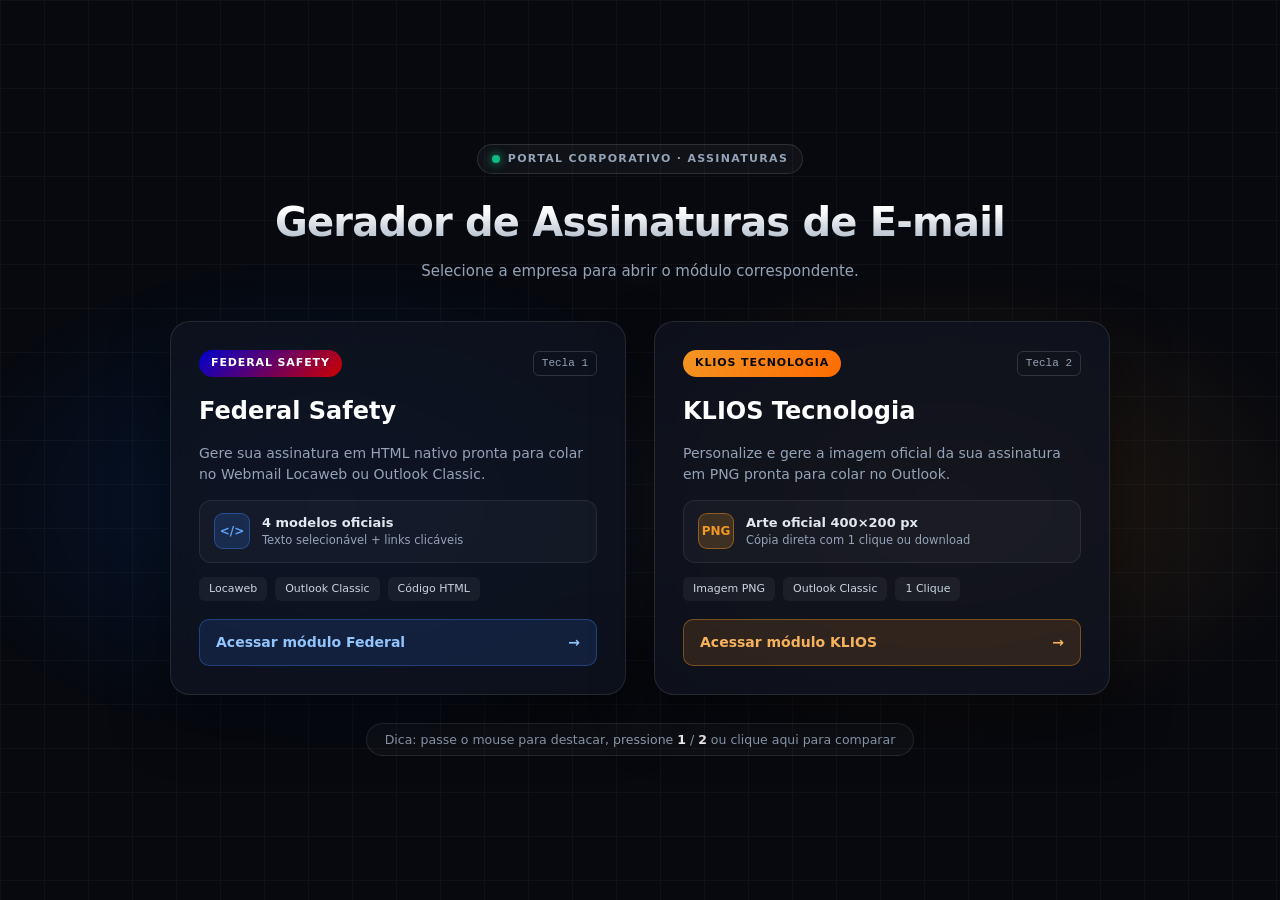
<file: index.html>
<!DOCTYPE html>
<html lang="pt-BR">
<head>
  <meta charset="UTF-8">
  <meta name="viewport" content="width=device-width, initial-scale=1.0">
  <meta name="description" content="Portal corporativo de assinaturas de e-mail da Federal Safety e da KLIOS Tecnologia.">
  <title>Gerador de Assinaturas de E-mail</title>
  <link rel="stylesheet" href="menu.css">
</head>
<body>

  <div class="bg-ambient" aria-hidden="true"></div>

  <main class="menu-wrapper">
    <header class="menu-header">
      <div class="status-pill">
        <span class="pulse" aria-hidden="true"></span>
        <span>PORTAL CORPORATIVO &middot; ASSINATURAS</span>
      </div>
      <h1>Gerador de Assinaturas de E-mail</h1>
      <p>Selecione a empresa para abrir o módulo correspondente.</p>
    </header>

    <nav class="cards" aria-label="Empresas">

      <a class="card card-federal" href="federal/index.html" data-company="fed">
        <span class="spotlight" aria-hidden="true"></span>
        <div class="card-top">
          <span class="card-badge">FEDERAL SAFETY</span>
          <span class="key-hint" title="Atalho no teclado">Tecla 1</span>
        </div>
        <h2>Federal Safety</h2>
        <p>Gere sua assinatura em HTML nativo pronta para colar no Webmail Locaweb ou Outlook Classic.</p>
        <div class="mini-preview">
          <div class="mini-bar" aria-hidden="true">&lt;/&gt;</div>
          <div class="mini-lines">
            <strong>4 modelos oficiais</strong>
            <span>Texto selecionável + links clicáveis</span>
          </div>
        </div>
        <div class="tags">
          <span class="tag">Locaweb</span>
          <span class="tag">Outlook Classic</span>
          <span class="tag">Código HTML</span>
        </div>
        <span class="card-action">
          <span>Acessar módulo Federal</span>
          <span class="arrow" aria-hidden="true">&rarr;</span>
        </span>
      </a>

      <a class="card card-klios" href="klios/index.html" data-company="kli">
        <span class="spotlight" aria-hidden="true"></span>
        <div class="card-top">
          <span class="card-badge">KLIOS TECNOLOGIA</span>
          <span class="key-hint" title="Atalho no teclado">Tecla 2</span>
        </div>
        <h2>KLIOS Tecnologia</h2>
        <p>Personalize e gere a imagem oficial da sua assinatura em PNG pronta para colar no Outlook.</p>
        <div class="mini-preview">
          <div class="mini-bar" aria-hidden="true">PNG</div>
          <div class="mini-lines">
            <strong>Arte oficial 400&times;200 px</strong>
            <span>Cópia direta com 1 clique ou download</span>
          </div>
        </div>
        <div class="tags">
          <span class="tag">Imagem PNG</span>
          <span class="tag">Outlook Classic</span>
          <span class="tag">1 Clique</span>
        </div>
        <span class="card-action">
          <span>Acessar módulo KLIOS</span>
          <span class="arrow" aria-hidden="true">&rarr;</span>
        </span>
      </a>

    </nav>

    <footer class="menu-footer">
      <button type="button" class="helper-pill" id="btnCompare" aria-expanded="false" aria-controls="compareBox">
        Dica: passe o mouse para destacar, pressione <strong>1</strong> / <strong>2</strong> ou clique aqui para comparar
      </button>
      <div class="compare-box" id="compareBox" hidden>
        <div><strong>Federal Safety:</strong> gera código HTML (ideal para Locaweb e Outlook Classic com links clicáveis).</div>
        <div><strong>KLIOS Tecnologia:</strong> gera imagem PNG oficial pronta para colar no Outlook ou baixar.</div>
      </div>
    </footer>
  </main>

  <script>
    (function () {
      "use strict";

      const body = document.body;
      const cards = document.querySelectorAll(".card");
      const reducedMotion = window.matchMedia("(prefers-reduced-motion: reduce)").matches;

      cards.forEach((card) => {
        const company = card.dataset.company;

        card.addEventListener("pointerenter", () => {
          body.classList.remove("hover-fed", "hover-kli");
          if (company) body.classList.add("hover-" + company);
        });

        card.addEventListener("pointerleave", () => {
          body.classList.remove("hover-fed", "hover-kli");
          card.style.transform = "";
        });

        if (!reducedMotion) {
          card.addEventListener("pointermove", (e) => {
            const rect = card.getBoundingClientRect();
            const x = e.clientX - rect.left;
            const y = e.clientY - rect.top;
            card.style.setProperty("--mx", x + "px");
            card.style.setProperty("--my", y + "px");

            const rx = ((y / rect.height) - 0.5) * -6;
            const ry = ((x / rect.width) - 0.5) * 6;
            card.style.transform = `perspective(900px) rotateX(${rx.toFixed(2)}deg) rotateY(${ry.toFixed(2)}deg) translateY(-4px)`;
          });
        }
      });

      // Atalhos de teclado: 1 = Federal Safety, 2 = KLIOS Tecnologia
      document.addEventListener("keydown", (e) => {
        if (e.ctrlKey || e.altKey || e.metaKey) return;
        const tag = (e.target && e.target.tagName) || "";
        if (tag === "INPUT" || tag === "TEXTAREA" || tag === "SELECT") return;
        if (e.key === "1") window.location.href = "federal/index.html";
        if (e.key === "2") window.location.href = "klios/index.html";
      });

      const btnCompare = document.getElementById("btnCompare");
      const compareBox = document.getElementById("compareBox");
      if (btnCompare && compareBox) {
        btnCompare.addEventListener("click", () => {
          const open = compareBox.hidden;
          compareBox.hidden = !open;
          btnCompare.setAttribute("aria-expanded", String(open));
        });
      }
    })();
  </script>

</body>
</html>
</file>
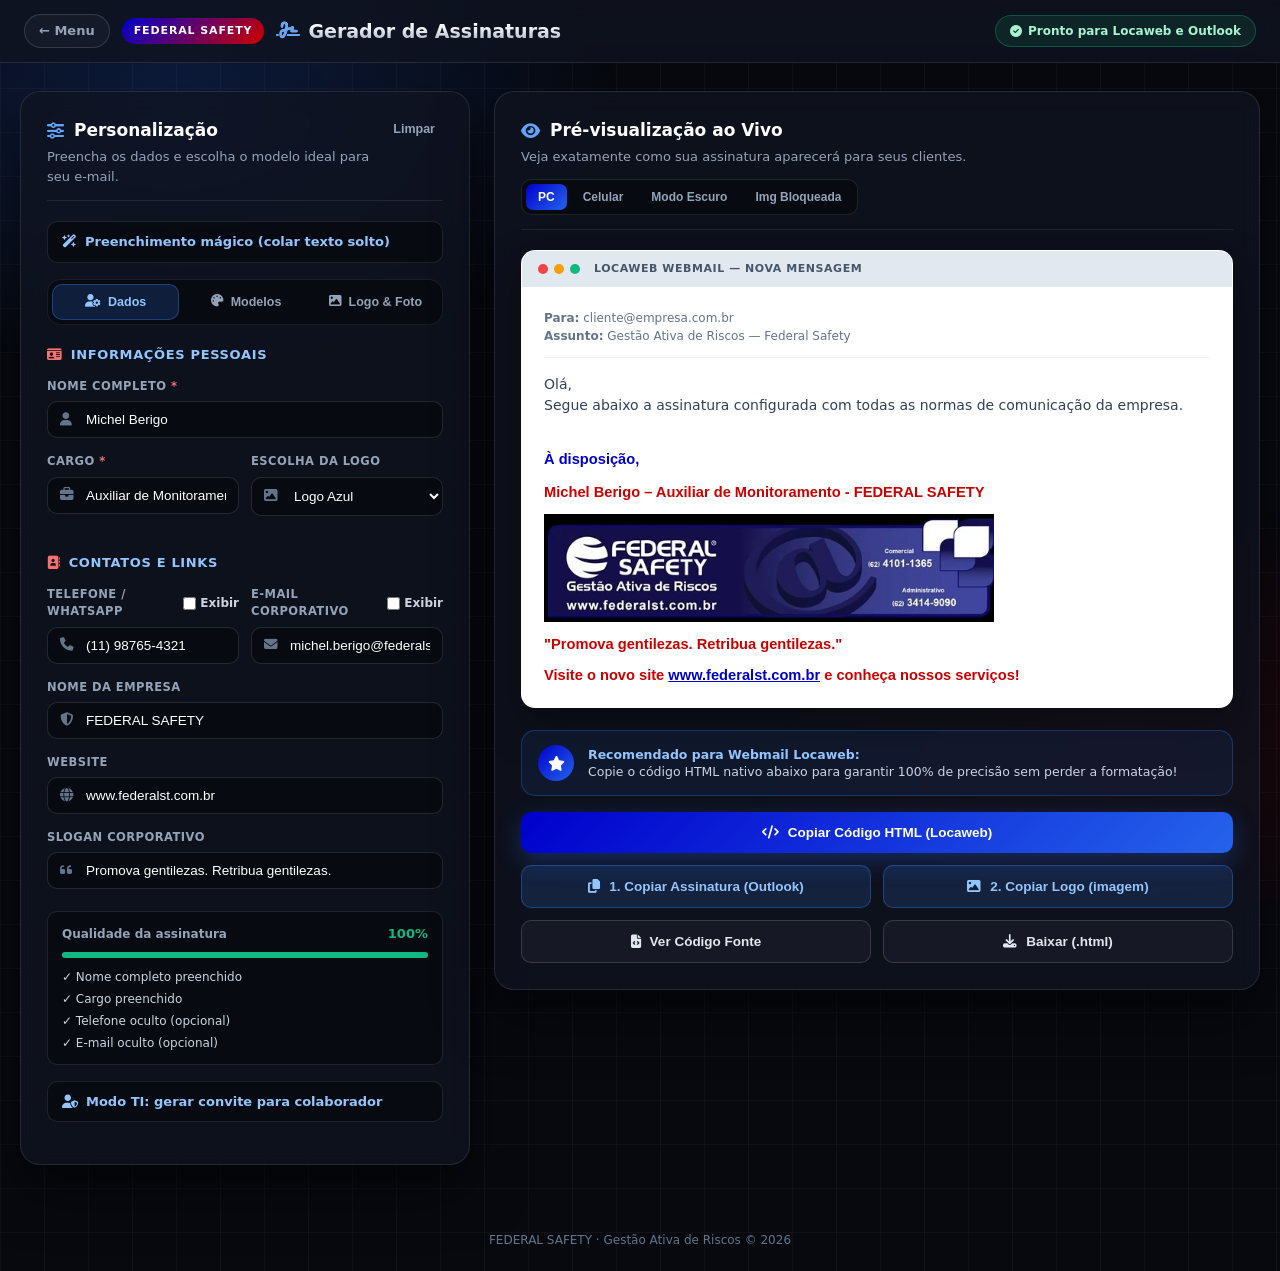
<file: federal/index.html>
<!DOCTYPE html>
<html lang="pt-BR">
<head>
  <meta charset="UTF-8">
  <meta name="viewport" content="width=device-width, initial-scale=1.0">
  <meta name="description" content="Gerador de Assinatura de E-mail Profissional para a Federal Safety com suporte a código HTML nativo para Locaweb, Outlook e Gmail.">
  <title>Gerador de Assinatura de E-mail — FEDERAL SAFETY</title>
  
  <!-- Google Fonts -->
  <link rel="preconnect" href="https://fonts.googleapis.com">
  <link rel="preconnect" href="https://fonts.gstatic.com" crossorigin>
  <link href="https://fonts.googleapis.com/css2?family=Inter:wght@300;400;500;600;700;800&family=Outfit:wght@400;600;700;800&display=swap" rel="stylesheet">
  
  <!-- FontAwesome for UI Icons -->
  <link rel="stylesheet" href="https://cdnjs.cloudflare.com/ajax/libs/font-awesome/6.4.0/css/all.min.css">
  
  <link rel="stylesheet" href="style.css">
</head>
<body>

  <div class="bg-ambient" aria-hidden="true"></div>

  <!-- Header / Navbar -->
  <header class="app-header">
    <div class="header-container">
      <div class="brand">
        <a class="back-link" href="../index.html">&larr; Menu</a>
        <div class="brand-badge">FEDERAL SAFETY</div>
        <h1 class="brand-title"><i class="fa-solid fa-signature"></i> Gerador de Assinaturas</h1>
      </div>
      <div class="header-actions">
        <span class="status-indicator"><i class="fa-solid fa-circle-check"></i> Pronto para Locaweb e Outlook</span>
      </div>
    </div>
  </header>

  <!-- Main Application Container -->
  <main class="main-wrapper">
    <div class="container">
      <div class="app-grid">
        
        <!-- Left Panel: Form & Customization -->
        <section class="editor-panel">
          <div class="panel-header flex-header">
            <div>
              <h2><i class="fa-solid fa-sliders"></i> Personalização</h2>
              <p>Preencha os dados e escolha o modelo ideal para seu e-mail.</p>
            </div>
            <button type="button" id="btnResetForm" class="btn-link" title="Restaurar valores padrão">Limpar</button>
          </div>

          <!-- Banner exibido quando aberto via link travado do TI -->
          <div id="lockedBanner" class="locked-banner" hidden>
            <div>
              <strong>Dados configurados pelo TI</strong>
              <span>Confira a pré-visualização ao lado e copie sua assinatura.</span>
            </div>
            <button type="button" id="btnUnlock" class="btn-link">Editar</button>
          </div>

          <!-- 1. Preenchimento Mágico -->
          <details class="tool-box" id="magicBox">
            <summary><i class="fa-solid fa-wand-magic-sparkles"></i> Preenchimento mágico (colar texto solto)</summary>
            <div class="tool-body">
              <textarea id="magicInput" rows="3" placeholder="Ex: Michel Berigo - Auxiliar de Monitoramento - (11) 98765-4321 - michel@federalst.com.br"></textarea>
              <button type="button" id="btnMagicFill" class="btn-action btn-outline btn-sm">Preencher campos automaticamente</button>
            </div>
          </details>

          <form id="signatureForm" onsubmit="event.preventDefault();">
            
            <!-- Tab Navigation for Form Sections -->
            <div class="form-tabs" role="tablist">
              <button type="button" class="tab-btn active" data-tab="tab-dados" role="tab" aria-selected="true" aria-controls="tab-dados">
                <i class="fa-solid fa-user-gear" aria-hidden="true"></i> Dados
              </button>
              <button type="button" class="tab-btn" data-tab="tab-modelo" role="tab" aria-selected="false" aria-controls="tab-modelo">
                <i class="fa-solid fa-palette" aria-hidden="true"></i> Modelos
              </button>
              <button type="button" class="tab-btn" data-tab="tab-midia" role="tab" aria-selected="false" aria-controls="tab-midia">
                <i class="fa-solid fa-image" aria-hidden="true"></i> Logo &amp; Foto
              </button>
            </div>

            <!-- TAB 1: Dados Pessoais e Empresa -->
            <div class="tab-content active" id="tab-dados" role="tabpanel">
              <div class="form-section">
                <h3><i class="fa-solid fa-id-card"></i> Informações Pessoais</h3>
                
                <div class="input-group">
                  <label for="inputNome">Nome Completo <span class="req">*</span></label>
                  <div class="input-with-icon">
                    <i class="fa-solid fa-user"></i>
                    <input type="text" id="inputNome" value="Michel Berigo" placeholder="Ex: Michel Berigo" autocomplete="off" required>
                  </div>
                </div>

                <div class="input-row">
                  <div class="input-group">
                    <label for="inputCargo">Cargo <span class="req">*</span></label>
                    <div class="input-with-icon">
                      <i class="fa-solid fa-briefcase"></i>
                      <input type="text" id="inputCargo" value="Auxiliar de Monitoramento" placeholder="Ex: Auxiliar de Monitoramento" autocomplete="off" required>
                    </div>
                  </div>

                  <div class="input-group">
                    <label for="inputLogoColor">Escolha da Logo</label>
                    <div class="input-with-icon">
                      <i class="fa-solid fa-image"></i>
                      <select id="inputLogoColor">
                        <option value="red">Logo Vermelha</option>
                        <option value="blue" selected>Logo Azul</option>
                      </select>
                    </div>
                  </div>
                </div>
              </div>

              <div class="form-section">
                <h3><i class="fa-solid fa-address-book"></i> Contatos e Links</h3>

                <div class="input-row">
                  <div class="input-group">
                    <div class="label-with-toggle">
                      <label for="inputTelefone">Telefone / WhatsApp</label>
                      <label class="toggle-label" for="chkShowTelefone">
                        <input type="checkbox" id="chkShowTelefone"> Exibir
                      </label>
                    </div>
                    <div class="input-with-icon">
                      <i class="fa-solid fa-phone" aria-hidden="true"></i>
                      <input type="tel" id="inputTelefone" value="(11) 98765-4321" placeholder="Ex: (11) 98765-4321" autocomplete="off" inputmode="tel" maxlength="15">
                    </div>
                  </div>

                  <div class="input-group">
                    <div class="label-with-toggle">
                      <label for="inputEmail">E-mail Corporativo</label>
                      <label class="toggle-label" for="chkShowEmail">
                        <input type="checkbox" id="chkShowEmail"> Exibir
                      </label>
                    </div>
                    <div class="input-with-icon">
                      <i class="fa-solid fa-envelope"></i>
                      <input type="email" id="inputEmail" value="michel.berigo@federalst.com.br" placeholder="seu.nome@federalst.com.br" autocomplete="off">
                    </div>
                  </div>
                </div>

                <div class="input-group">
                  <label for="inputEmpresa">Nome da Empresa</label>
                  <div class="input-with-icon">
                    <i class="fa-solid fa-shield-halved"></i>
                    <input type="text" id="inputEmpresa" value="FEDERAL SAFETY" placeholder="FEDERAL SAFETY" autocomplete="off">
                  </div>
                </div>

                <div class="input-group">
                  <label for="inputSite">Website</label>
                  <div class="input-with-icon">
                    <i class="fa-solid fa-globe"></i>
                    <input type="text" id="inputSite" value="www.federalst.com.br" placeholder="www.federalst.com.br" autocomplete="off">
                  </div>
                </div>

                <div class="input-group">
                  <label for="inputSlogan">Slogan Corporativo</label>
                  <div class="input-with-icon">
                    <i class="fa-solid fa-quote-left"></i>
                    <input type="text" id="inputSlogan" value="Promova gentilezas. Retribua gentilezas." placeholder="Slogan ou frase" autocomplete="off">
                  </div>
                </div>
              </div>
            </div>

            <!-- TAB 2: Modelos e Cores -->
            <div class="tab-content" id="tab-modelo" role="tabpanel">
              <div class="form-section">
                <h3><i class="fa-solid fa-layer-group"></i> Estilos de Assinatura</h3>
                <div class="templates-grid">
                  <label class="template-card active">
                    <input type="radio" name="templateSelect" value="classic" checked>
                    <div class="template-preview">
                      <span class="tpl-title">Clássico Oficial</span>
                      <span class="tpl-desc">Layout tradicional em blocos com destaque visual para o slogan</span>
                    </div>
                  </label>

                  <label class="template-card">
                    <input type="radio" name="templateSelect" value="executive">
                    <div class="template-preview">
                      <span class="tpl-title">Executivo com Linha</span>
                      <span class="tpl-desc">Barra lateral na cor principal, nome em destaque</span>
                    </div>
                  </label>

                  <label class="template-card">
                    <input type="radio" name="templateSelect" value="compact">
                    <div class="template-preview">
                      <span class="tpl-title">Compacto Moderno</span>
                      <span class="tpl-desc">Design limpo e otimizado para trocas rápidas de e-mail</span>
                    </div>
                  </label>

                  <label class="template-card">
                    <input type="radio" name="templateSelect" value="card">
                    <div class="template-preview">
                      <span class="tpl-title">Cartão Digital</span>
                      <span class="tpl-desc">Bloco com borda, contatos acima da logo</span>
                    </div>
                  </label>
                </div>
              </div>

              <div class="form-section">
                <h3><i class="fa-solid fa-palette"></i> Cores de Destaque</h3>
                <div class="color-presets">
                  <button type="button" class="color-btn active" data-primary="#0000cc" data-secondary="#cc0000" title="Padrão Federal Safety (Azul/Vermelho)">
                    <span style="background: linear-gradient(135deg, #0000cc 50%, #cc0000 50%);"></span> Padrão Federal
                  </button>
                  <button type="button" class="color-btn" data-primary="#12123a" data-secondary="#cc0000" title="Navy Corporativo">
                    <span style="background: linear-gradient(135deg, #12123a 50%, #cc0000 50%);"></span> Navy & Red
                  </button>
                  <button type="button" class="color-btn" data-primary="#0055ff" data-secondary="#12123a" title="Blue Tech">
                    <span style="background: linear-gradient(135deg, #0055ff 50%, #12123a 50%);"></span> Blue Tech
                  </button>
                </div>
              </div>
            </div>

            <!-- TAB 3: Logo e Foto -->
            <div class="tab-content" id="tab-midia" role="tabpanel">
              <div class="form-section">
                <h3><i class="fa-solid fa-file-image"></i> Logotipo / Imagem de Rodapé</h3>
                <p class="section-help">Por padrão, a logo oficial da Federal Safety será mantida. Se desejar, você pode enviar uma foto pessoal ou uma nova logo. <strong>Atenção:</strong> no Outlook, a imagem personalizada precisa ser colada à parte (botão "2. Copiar Logo").</p>

                <div class="upload-box" id="uploadBox">
                  <i class="fa-solid fa-cloud-arrow-up"></i>
                  <span class="upload-title">Clique ou arraste uma foto/logo</span>
                  <span class="upload-sub">PNG, JPG ou GIF (Máx. 2MB) — redimensionada para 450px de largura</span>
                  <input type="file" id="inputCustomLogo" accept="image/png,image/jpeg,image/gif" aria-label="Enviar logo ou foto personalizada">
                </div>

                <div class="media-actions" id="mediaActions" style="display: none;">
                  <button type="button" class="btn-secondary" id="btnResetLogo">
                    <i class="fa-solid fa-rotate-left"></i> Restaurar Logo Oficial
                  </button>
                </div>
              </div>
            </div>

          </form>

          <!-- 3. Diagnóstico / Score em Tempo Real -->
          <div class="score-card" id="scoreCard" aria-live="polite">
            <div class="score-head">
              <span>Qualidade da assinatura</span>
              <strong id="scoreValue">100%</strong>
            </div>
            <div class="score-bar"><span id="scoreFill" style="width: 100%;"></span></div>
            <ul class="score-list" id="scoreList"></ul>
          </div>

          <!-- 6. Modo TI: Gerar convite para colaborador -->
          <details class="tool-box" id="tiInviteBox">
            <summary><i class="fa-solid fa-user-shield"></i> Modo TI: gerar convite para colaborador</summary>
            <div class="tool-body">
              <p class="section-help" style="margin-bottom: 0;">Gera um link com os dados preenchidos acima e uma mensagem pronta para enviar no WhatsApp ou Teams.</p>
              <label class="check-inline">
                <input type="checkbox" id="chkLockFields" checked>
                <span>Travar edição para o colaborador</span>
              </label>
              <div class="ti-actions">
                <button type="button" id="btnCopyInvite" class="btn-action btn-primary btn-sm">Copiar convite + link</button>
                <button type="button" id="btnCopyLink" class="btn-action btn-outline btn-sm">Copiar só o link</button>
              </div>
            </div>
          </details>
        </section>

        <!-- Right Panel: Live Preview & Action Bar -->
        <section class="preview-panel">
          <div class="panel-header flex-header">
            <div>
              <h2><i class="fa-solid fa-eye"></i> Pré-visualização ao Vivo</h2>
              <p>Veja exatamente como sua assinatura aparecerá para seus clientes.</p>
            </div>
            
            <!-- 2. Simulador Multi-Tela -->
            <div class="sim-tabs" role="tablist" aria-label="Modo de visualização">
              <button type="button" class="sim-tab active" data-mode="desktop" role="tab" aria-selected="true">PC</button>
              <button type="button" class="sim-tab" data-mode="mobile" role="tab" aria-selected="false">Celular</button>
              <button type="button" class="sim-tab" data-mode="dark" role="tab" aria-selected="false">Modo Escuro</button>
              <button type="button" class="sim-tab" data-mode="blocked" role="tab" aria-selected="false">Img Bloqueada</button>
            </div>
          </div>

          <!-- Preview Mockup Card -->
          <div class="mockup-card" id="mockupContainer" data-mode="desktop">
            <div class="mockup-header">
              <div class="window-dots">
                <span></span><span></span><span></span>
              </div>
              <div class="mockup-title" id="mockupTitleText">Locaweb Webmail — Nova Mensagem</div>
            </div>
            <div class="mockup-body">
              <div class="email-meta">
                <div><strong>Para:</strong> cliente@empresa.com.br</div>
                <div><strong>Assunto:</strong> Gestão Ativa de Riscos — Federal Safety</div>
              </div>
              <div class="email-content">
                <p>Olá,</p>
                <p>Segue abaixo a assinatura configurada com todas as normas de comunicação da empresa.</p>
                <br>
                <!-- Rendered Signature Area -->
                <div class="signature-render-area" id="signatureContainer">
                  <!-- Generated Signature HTML inserted by JS -->
                </div>
              </div>
            </div>
          </div>

          <!-- Action Buttons for Locaweb & Email Clients -->
          <div class="actions-card">
            <div class="locaweb-highlight-banner">
              <div class="banner-icon"><i class="fa-solid fa-star"></i></div>
              <div class="banner-text">
                <strong>Recomendado para Webmail Locaweb:</strong>
                <span>Copie o código HTML nativo abaixo para garantir 100% de precisão sem perder a formatação!</span>
              </div>
            </div>

            <div class="action-buttons-grid">
              <button type="button" class="btn-action btn-locaweb" id="btnCopyHtmlLocaweb">
                <i class="fa-solid fa-code"></i>
                <span>Copiar Código HTML <strong>(Locaweb)</strong></span>
              </button>

              <button type="button" class="btn-action btn-primary" id="btnCopyVisual">
                <i class="fa-solid fa-copy"></i>
                <span>1. Copiar Assinatura <strong>(Outlook)</strong></span>
              </button>

              <button type="button" class="btn-action btn-primary" id="btnCopyLogo">
                <i class="fa-solid fa-image"></i>
                <span>2. Copiar Logo (imagem)</span>
              </button>

              <button type="button" class="btn-action btn-outline" id="btnViewCode">
                <i class="fa-solid fa-file-code"></i>
                <span>Ver Código Fonte</span>
              </button>

              <button type="button" class="btn-action btn-outline" id="btnDownloadHtml">
                <i class="fa-solid fa-download"></i>
                <span>Baixar (.html)</span>
              </button>
            </div>

            <div class="toast-message" id="toastMessage"></div>
          </div>

        </section>

      </div>
    </div>
  </main>

  <!-- Footer -->
  <footer class="app-footer">
    <p>FEDERAL SAFETY &middot; Gestão Ativa de Riscos &copy; 2026</p>
  </footer>

  <!-- Modal: View HTML Code -->
  <div class="modal-overlay" id="modalCode" role="dialog" aria-modal="true" aria-hidden="true" aria-label="Código HTML da Assinatura">
    <div class="modal-content">
      <div class="modal-header">
        <h3><i class="fa-solid fa-code"></i> Código HTML da Assinatura</h3>
        <button class="modal-close" id="btnCloseModalCode">&times;</button>
      </div>
      <div class="modal-body">
        <p class="modal-desc">Código para colar no editor HTML da Locaweb. Para facilitar a leitura, a imagem em base64 aparece abreviada aqui; o botão abaixo copia o código <strong>completo</strong>.</p>
        <textarea id="codeTextarea" readonly></textarea>
      </div>
      <div class="modal-footer">
        <button class="btn-action btn-locaweb" id="btnCopyModalCode">
          <i class="fa-solid fa-copy"></i> Copiar Código HTML
        </button>
      </div>
    </div>
  </div>

  <!-- Modal: Tutorial Locaweb -->
  <div class="modal-overlay" id="modalLocawebHelp" role="dialog" aria-modal="true" aria-hidden="true" aria-label="Como colar no Webmail da Locaweb">
    <div class="modal-content">
      <div class="modal-header">
        <h3><i class="fa-solid fa-circle-question"></i> Como Colar no Webmail da Locaweb</h3>
        <button class="modal-close" id="btnCloseModalLocaweb">&times;</button>
      </div>
      <div class="modal-body">
        <div class="step-guide">
          <div class="step-item">
            <div class="step-num">1</div>
            <div class="step-info">
              <strong>Código Copiado!</strong>
              <p>O código HTML completo da sua assinatura já está na memória do seu computador.</p>
            </div>
          </div>
          <div class="step-item">
            <div class="step-num">2</div>
            <div class="step-info">
              <strong>Acesse o Webmail da Locaweb</strong>
              <p>Vá em <strong>Configurações</strong> &rarr; <strong>Assinaturas</strong> no painel da Locaweb.</p>
            </div>
          </div>
          <div class="step-item">
            <div class="step-num">3</div>
            <div class="step-info">
              <strong>Abra o modo Código/HTML</strong>
              <p>No editor de assinatura, clique no botão <code>&lt;/&gt;</code> ou <code>Fonte HTML</code> na barra de ferramentas.</p>
            </div>
          </div>
          <div class="step-item">
            <div class="step-num">4</div>
            <div class="step-info">
              <strong>Cole (Ctrl + V) e Salve</strong>
              <p>Cole o código copiado no campo e salve. Sua assinatura ficará perfeitamente formatada!</p>
            </div>
          </div>
        </div>
      </div>
      <div class="modal-footer">
        <button class="btn-action btn-primary" id="btnOkLocawebHelp">Entendi, tudo certo!</button>
      </div>
    </div>
  </div>

  <!-- Modal: Tutorial Outlook -->
  <div class="modal-overlay" id="modalOutlookHelp" role="dialog" aria-modal="true" aria-hidden="true" aria-label="Como colar no Microsoft Outlook">
    <div class="modal-content">
      <div class="modal-header">
        <h3><i class="fa-solid fa-envelope-open-text"></i> Como Colar no Microsoft Outlook</h3>
        <button class="modal-close" id="btnCloseModalOutlook">&times;</button>
      </div>
      <div class="modal-body">
        <div class="step-guide">
          <div class="step-item">
            <div class="step-num">1</div>
            <div class="step-info">
              <strong>Assinatura Copiada (texto + logo)!</strong>
              <p>Abra a assinatura no Outlook e cole com <strong>Ctrl + V</strong>. Fonte, cores, negrito e logo vêm juntos.</p>
            </div>
          </div>
          <div class="step-item">
            <div class="step-num">!</div>
            <div class="step-info">
              <strong>Usou logo/foto personalizada?</strong>
              <p>A logo oficial já vai junto ao colar. Só se você enviou uma imagem própria na aba "Logo &amp; Foto", clique em <strong>"2. Copiar Logo (imagem)"</strong> e cole com <strong>Ctrl + V</strong> no Outlook.</p>
            </div>
          </div>
          <div class="step-item">
            <div class="step-num">2</div>
            <div class="step-info">
              <strong>No Outlook Desktop (Programa no Windows/Mac):</strong>
              <p>Vá em <strong>Arquivo</strong> &rarr; <strong>Opções</strong> &rarr; <strong>Email</strong> &rarr; <strong>Assinaturas</strong>. Clique em <strong>Novo</strong>, clique no campo da assinatura e pressione <strong>Ctrl + V</strong> (ou Cmd + V no Mac).</p>
            </div>
          </div>
          <div class="step-item">
            <div class="step-num">3</div>
            <div class="step-info">
              <strong>No Outlook Web / Office 365 (Navegador):</strong>
              <p>Clique na <strong>Engrenagem (Configurações)</strong> &rarr; <strong>Contas</strong> &rarr; <strong>Assinaturas</strong>. Cole diretamente na caixa com <strong>Ctrl + V</strong> e clique em <strong>Salvar</strong>.</p>
            </div>
          </div>
        </div>
      </div>
      <div class="modal-footer">
        <button class="btn-action btn-primary" id="btnOkOutlookHelp">Entendi, tudo certo!</button>
      </div>
    </div>
  </div>

  <script src="script.js"></script>
</body>
</html>
</file>
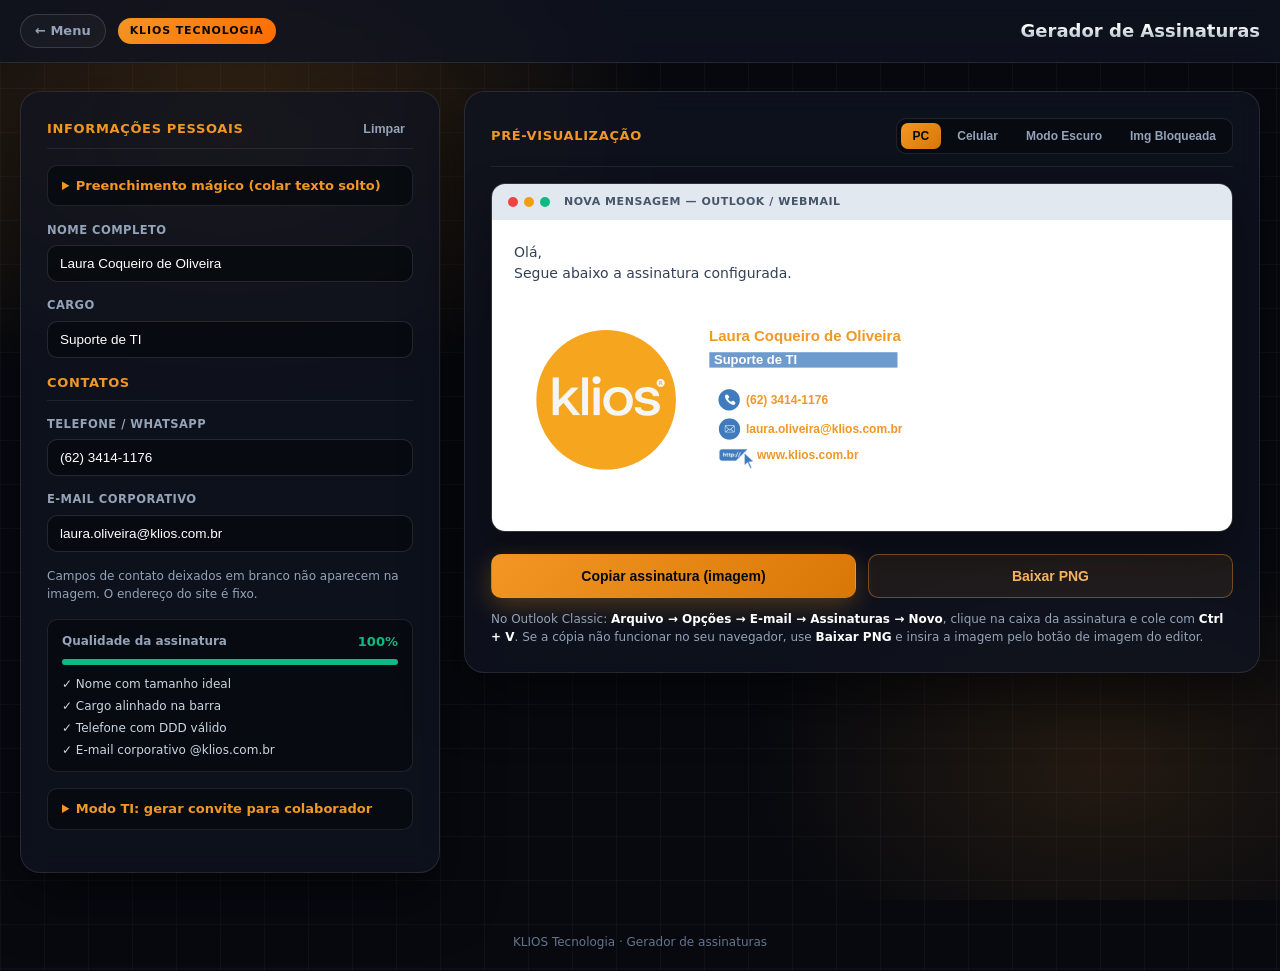
<file: klios/index.html>
<!DOCTYPE html>
<html lang="pt-BR">
<head>
  <meta charset="UTF-8">
  <meta name="viewport" content="width=device-width, initial-scale=1.0">
  <meta name="description" content="Gerador de assinatura de e-mail em imagem (PNG) da KLIOS Tecnologia.">
  <title>Gerador de Assinatura — KLIOS Tecnologia</title>
  <script>
    if (/^https?:$/.test(location.protocol) && /\/klios$/i.test(location.pathname)) {
      location.replace(location.pathname + "/" + location.search + location.hash);
    }
  </script>
  <link rel="stylesheet" href="style.css">
</head>
<body>

  <div class="bg-ambient" aria-hidden="true"></div>

  <header class="app-header">
    <div class="header-inner">
      <a class="back-link" href="../index.html">&larr; Menu</a>
      <span class="brand-badge">KLIOS Tecnologia</span>
      <h1 class="app-title">Gerador de Assinaturas</h1>
    </div>
  </header>

  <main class="container">

    <!-- Formulário -->
    <section class="panel form-panel" aria-labelledby="titulo-dados">
      <div class="panel-title-row">
        <h2 id="titulo-dados">Informações pessoais</h2>
        <button type="button" id="btnResetForm" class="btn-link" title="Restaurar valores padrão">Limpar</button>
      </div>

      <!-- Banner exibido quando aberto via link travado do TI -->
      <div id="lockedBanner" class="locked-banner" hidden>
        <div>
          <strong>Dados configurados pelo TI</strong>
          <span>Confira a pré-visualização ao lado e clique em copiar.</span>
        </div>
        <button type="button" id="btnUnlock" class="btn-link">Editar</button>
      </div>

      <!-- 1. Preenchimento Mágico -->
      <details class="tool-box" id="magicBox">
        <summary>Preenchimento mágico (colar texto solto)</summary>
        <div class="tool-body">
          <label for="magicInput" class="sr-label">Cole uma assinatura antiga ou mensagem do RH/Teams</label>
          <textarea id="magicInput" rows="3" placeholder="Ex: João Silva - Analista de TI - (62) 99999-8888 - joao@klios.com.br"></textarea>
          <button type="button" id="btnMagicFill" class="btn btn-outline btn-sm">Preencher campos automaticamente</button>
        </div>
      </details>

      <form id="signatureForm" autocomplete="off" onsubmit="return false;">
        <div class="input-group">
          <label for="inputName">Nome completo</label>
          <input type="text" id="inputName" value="Laura Coqueiro de Oliveira" placeholder="Seu nome completo" maxlength="60">
        </div>

        <div class="input-group">
          <label for="inputRole">Cargo</label>
          <input type="text" id="inputRole" value="Suporte de TI" placeholder="Seu cargo" maxlength="40">
        </div>

        <h2>Contatos</h2>

        <div class="input-group">
          <label for="inputPhone">Telefone / WhatsApp</label>
          <input type="tel" id="inputPhone" value="(62) 3414-1176" placeholder="(00) 0000-0000" maxlength="15" inputmode="tel">
        </div>

        <div class="input-group">
          <label for="inputEmail">E-mail corporativo</label>
          <input type="email" id="inputEmail" value="laura.oliveira@klios.com.br" placeholder="nome@klios.com.br" maxlength="50">
        </div>

        <p class="hint">Campos de contato deixados em branco não aparecem na imagem. O endereço do site é fixo.</p>
      </form>

      <!-- 3. Diagnóstico / Score em tempo real -->
      <div class="score-card" id="scoreCard" aria-live="polite">
        <div class="score-head">
          <span>Qualidade da assinatura</span>
          <strong id="scoreValue">100%</strong>
        </div>
        <div class="score-bar"><span id="scoreFill" style="width: 100%;"></span></div>
        <ul class="score-list" id="scoreList"></ul>
      </div>

      <!-- 6. Modo TI: Gerar convite pronto -->
      <details class="tool-box" id="tiInviteBox">
        <summary>Modo TI: gerar convite para colaborador</summary>
        <div class="tool-body">
          <p class="hint" style="margin-top: 0;">Gera um link com os dados preenchidos acima e uma mensagem pronta para enviar no WhatsApp ou Teams.</p>
          <label class="check-inline">
            <input type="checkbox" id="chkLockFields" checked>
            <span>Travar edição para o colaborador</span>
          </label>
          <div class="ti-actions">
            <button type="button" id="btnCopyInvite" class="btn btn-primary btn-sm">Copiar convite + link</button>
            <button type="button" id="btnCopyLink" class="btn btn-outline btn-sm">Copiar só o link</button>
          </div>
        </div>
      </details>
    </section>

    <!-- Pré-visualização -->
    <section class="panel preview-panel" aria-labelledby="titulo-preview">
      <div class="preview-top">
        <h2 id="titulo-preview">Pré-visualização</h2>

        <!-- 2. Simulador Multi-Tela -->
        <div class="sim-tabs" role="tablist" aria-label="Modo de visualização">
          <button type="button" class="sim-tab active" data-mode="desktop" role="tab" aria-selected="true">PC</button>
          <button type="button" class="sim-tab" data-mode="mobile" role="tab" aria-selected="false">Celular</button>
          <button type="button" class="sim-tab" data-mode="dark" role="tab" aria-selected="false">Modo Escuro</button>
          <button type="button" class="sim-tab" data-mode="blocked" role="tab" aria-selected="false">Img Bloqueada</button>
        </div>
      </div>

      <div class="mockup-shell" id="mockupShell" data-mode="desktop">
        <div class="mockup-header">
          <span class="dot red"></span><span class="dot yellow"></span><span class="dot green"></span>
          <span class="mockup-title" id="mockupTitle">NOVA MENSAGEM — OUTLOOK / WEBMAIL</span>
        </div>

        <div class="mockup-body">
          <p>Olá,<br>Segue abaixo a assinatura configurada.</p>
          <div class="canvas-wrap" id="canvasWrap">
            <canvas id="signatureCanvas" width="400" height="200" role="img" aria-label="Pré-visualização da assinatura"></canvas>
            <div class="blocked-placeholder" id="blockedPlaceholder" hidden>
              <span class="blocked-icon">&#128247;</span>
              <strong>Imagens bloqueadas por segurança</strong>
              <span>Clique com o botão direito para baixar imagens (assinatura-klios.png &middot; 400&times;200)</span>
            </div>
          </div>
        </div>
      </div>

      <div class="actions">
        <button type="button" id="btnCopy" class="btn btn-primary">Copiar assinatura (imagem)</button>
        <button type="button" id="btnDownload" class="btn btn-outline">Baixar PNG</button>
      </div>

      <div id="toast" class="toast" role="status" aria-live="polite"></div>

      <p class="hint">
        No Outlook Classic: <strong>Arquivo &rarr; Opções &rarr; E-mail &rarr; Assinaturas &rarr; Novo</strong>, clique na caixa da
        assinatura e cole com <strong>Ctrl + V</strong>. Se a cópia não funcionar no seu navegador,
        use <strong>Baixar PNG</strong> e insira a imagem pelo botão de imagem do editor.
      </p>
    </section>

    <!-- Modo ajuste de posições (somente com ?debug=1) -->
    <section class="panel debug-panel" id="debugPanel" hidden aria-labelledby="titulo-debug">
      <h2 id="titulo-debug">Modo ajuste (temporário)</h2>
      <p class="hint">
        Clique na imagem para posicionar o campo selecionado, ou use as setas do teclado
        (<kbd>Shift</kbd> move de 5 em 5). O ponto marcado é o canto inferior esquerdo da linha de base do texto.
      </p>

      <div class="debug-row">
        <label for="debugField">Campo</label>
        <select id="debugField">
          <option value="name">Nome</option>
          <option value="role">Cargo</option>
          <option value="phone">Telefone</option>
          <option value="email">E-mail</option>
          <option value="site">Site (fixo)</option>
        </select>
      </div>

      <div class="debug-row">
        <label for="debugX">X</label>
        <input type="number" id="debugX" step="0.5">
        <label for="debugY">Y</label>
        <input type="number" id="debugY" step="0.5">
      </div>

      <div class="debug-row">
        <label class="check"><input type="checkbox" id="debugGrid" checked> Mostrar grade</label>
        <span id="debugReadout" class="readout">x: –, y: –</span>
      </div>

      <pre id="debugOutput" class="debug-output"></pre>
      <button type="button" id="btnCopyConfig" class="btn btn-outline">Copiar posições</button>
    </section>

  </main>

  <footer class="app-footer">KLIOS Tecnologia &middot; Gerador de assinaturas</footer>

  <script src="template.js"></script>
  <script src="script.js"></script>
</body>
</html>
</file>
<file: menu.css>
/* ==========================================================================
   MENU INICIAL — Neon Glass & Cyber Grid
   ========================================================================== */

* {
  box-sizing: border-box;
  margin: 0;
  padding: 0;
}

body {
  min-height: 100vh;
  display: flex;
  align-items: center;
  justify-content: center;
  padding: 32px 20px;
  background-color: #07090f;
  background-image:
    linear-gradient(rgba(255, 255, 255, 0.03) 1px, transparent 1px),
    linear-gradient(90deg, rgba(255, 255, 255, 0.03) 1px, transparent 1px);
  background-size: 44px 44px;
  color: #f8fafc;
  font-family: 'Segoe UI', system-ui, -apple-system, sans-serif;
  line-height: 1.5;
  overflow-x: hidden;
  position: relative;
}

/* Brilho ambiente de fundo que reage ao cartão selecionado */
.bg-ambient {
  position: fixed;
  inset: 0;
  pointer-events: none;
  z-index: 0;
  background:
    radial-gradient(620px 380px at 26% 56%, rgba(0, 102, 255, 0.16), transparent 65%),
    radial-gradient(620px 380px at 74% 56%, rgba(242, 150, 36, 0.14), transparent 65%);
  transition: opacity 0.35s ease, filter 0.35s ease;
}

body.hover-fed .bg-ambient {
  background:
    radial-gradient(680px 420px at 28% 55%, rgba(0, 102, 255, 0.28), transparent 65%),
    radial-gradient(560px 340px at 78% 58%, rgba(204, 0, 0, 0.12), transparent 65%);
}

body.hover-kli .bg-ambient {
  background:
    radial-gradient(560px 340px at 22% 58%, rgba(0, 102, 255, 0.08), transparent 65%),
    radial-gradient(680px 420px at 72% 55%, rgba(242, 150, 36, 0.26), transparent 65%);
}

.menu-wrapper {
  position: relative;
  z-index: 1;
  width: 100%;
  max-width: 940px;
  display: flex;
  flex-direction: column;
  align-items: center;
}

/* ---------- Cabeçalho ---------- */
.menu-header {
  text-align: center;
  margin-bottom: 38px;
}

.status-pill {
  display: inline-flex;
  align-items: center;
  gap: 8px;
  padding: 6px 14px;
  border-radius: 999px;
  background: rgba(255, 255, 255, 0.04);
  border: 1px solid rgba(255, 255, 255, 0.12);
  font-size: 11px;
  font-weight: 700;
  letter-spacing: 0.12em;
  color: #94a3b8;
  margin-bottom: 18px;
}

.pulse {
  width: 8px;
  height: 8px;
  border-radius: 50%;
  background: #10b981;
  box-shadow: 0 0 10px #10b981;
  animation: pulseGlow 2.2s infinite ease-in-out;
}

@keyframes pulseGlow {
  0%, 100% { transform: scale(1); opacity: 1; }
  50% { transform: scale(1.3); opacity: 0.65; }
}

.menu-header h1 {
  font-size: clamp(26px, 4vw, 40px);
  font-weight: 800;
  letter-spacing: -0.02em;
  margin-bottom: 8px;
  background: linear-gradient(180deg, #ffffff 30%, #94a3b8 100%);
  -webkit-background-clip: text;
  -webkit-text-fill-color: transparent;
}

.menu-header p {
  color: #94a3b8;
  font-size: 15px;
}

/* ---------- Cartões ---------- */
.cards {
  width: 100%;
  display: grid;
  grid-template-columns: 1fr 1fr;
  gap: 28px;
}

.card {
  position: relative;
  overflow: hidden;
  border-radius: 20px;
  padding: 28px;
  background: rgba(16, 20, 32, 0.78);
  backdrop-filter: blur(12px);
  border: 1px solid rgba(255, 255, 255, 0.1);
  box-shadow: 0 24px 55px rgba(0, 0, 0, 0.5);
  color: inherit;
  text-decoration: none;
  display: flex;
  flex-direction: column;
  gap: 14px;
  transition: transform 0.22s ease, border-color 0.25s ease, box-shadow 0.25s ease;
  will-change: transform;
}

/* Luz spotlight que acompanha o ponteiro dentro do cartão */
.spotlight {
  position: absolute;
  inset: 0;
  pointer-events: none;
  opacity: 0;
  transition: opacity 0.25s ease;
}

.card:hover .spotlight {
  opacity: 1;
}

.card-federal .spotlight {
  background: radial-gradient(360px circle at var(--mx, 50%) var(--my, 50%), rgba(59, 130, 246, 0.16), transparent 60%);
}

.card-klios .spotlight {
  background: radial-gradient(360px circle at var(--mx, 50%) var(--my, 50%), rgba(242, 150, 36, 0.16), transparent 60%);
}

.card-top {
  display: flex;
  justify-content: space-between;
  align-items: center;
  gap: 10px;
}

.card-badge {
  padding: 5px 12px;
  border-radius: 999px;
  font-size: 11px;
  font-weight: 800;
  letter-spacing: 0.08em;
}

.card-federal .card-badge {
  background: linear-gradient(135deg, #0000cc, #cc0000);
  color: #ffffff;
}

.card-klios .card-badge {
  background: linear-gradient(135deg, #f29624, #ff6b00);
  color: #07090f;
}

.key-hint {
  font-size: 11px;
  font-family: 'Courier New', monospace;
  color: #94a3b8;
  border: 1px solid rgba(255, 255, 255, 0.14);
  padding: 3px 8px;
  border-radius: 6px;
}

.card h2 {
  font-size: 24px;
  font-weight: 700;
  color: #ffffff;
  margin-top: 2px;
}

.card p {
  font-size: 14px;
  color: #94a3b8;
  line-height: 1.55;
  flex: 1;
}

/* Mini-bloco informativo */
.mini-preview {
  padding: 12px 14px;
  border-radius: 12px;
  background: rgba(255, 255, 255, 0.03);
  border: 1px solid rgba(255, 255, 255, 0.08);
  display: flex;
  align-items: center;
  gap: 12px;
}

.mini-bar {
  width: 36px;
  height: 36px;
  border-radius: 9px;
  display: flex;
  align-items: center;
  justify-content: center;
  font-weight: 800;
  font-size: 12px;
  flex-shrink: 0;
}

.card-federal .mini-bar {
  background: rgba(59, 130, 246, 0.18);
  color: #60a5fa;
  border: 1px solid rgba(59, 130, 246, 0.4);
}

.card-klios .mini-bar {
  background: rgba(242, 150, 36, 0.18);
  color: #f29624;
  border: 1px solid rgba(242, 150, 36, 0.45);
}

.mini-lines strong {
  display: block;
  font-size: 13px;
  color: #e2e8f0;
}

.mini-lines span {
  display: block;
  font-size: 11.5px;
  color: #94a3b8;
}

.tags {
  display: flex;
  gap: 8px;
  flex-wrap: wrap;
}

.tag {
  font-size: 11px;
  padding: 4px 10px;
  border-radius: 6px;
  background: rgba(255, 255, 255, 0.05);
  color: #cbd5e1;
}

/* Botão CTA dentro do cartão */
.card-action {
  margin-top: 4px;
  padding: 12px 16px;
  border-radius: 10px;
  font-weight: 700;
  font-size: 14px;
  display: flex;
  justify-content: space-between;
  align-items: center;
  transition: background 0.25s ease, color 0.25s ease, border-color 0.25s ease;
}

.card-action .arrow {
  transition: transform 0.2s ease;
}

.card:hover .card-action .arrow {
  transform: translateX(4px);
}

.card-federal .card-action {
  background: rgba(59, 130, 246, 0.14);
  color: #93c5fd;
  border: 1px solid rgba(59, 130, 246, 0.35);
}

.card-federal:hover .card-action,
.card-federal:focus-visible .card-action {
  background: linear-gradient(135deg, #0000cc, #1d4ed8);
  color: #ffffff;
  border-color: transparent;
}

.card-federal:hover,
.card-federal:focus-visible {
  border-color: rgba(59, 130, 246, 0.55);
  box-shadow: 0 0 40px rgba(37, 99, 235, 0.22), 0 25px 60px rgba(0, 0, 0, 0.55);
  outline: none;
}

.card-klios .card-action {
  background: rgba(242, 150, 36, 0.14);
  color: #f6b35e;
  border: 1px solid rgba(242, 150, 36, 0.38);
}

.card-klios:hover .card-action,
.card-klios:focus-visible .card-action {
  background: linear-gradient(135deg, #f29624, #d97706);
  color: #07090f;
  border-color: transparent;
}

.card-klios:hover,
.card-klios:focus-visible {
  border-color: rgba(242, 150, 36, 0.6);
  box-shadow: 0 0 42px rgba(242, 150, 36, 0.22), 0 25px 60px rgba(0, 0, 0, 0.55);
  outline: none;
}

/* ---------- Rodapé / Comparador ---------- */
.menu-footer {
  margin-top: 28px;
  display: flex;
  flex-direction: column;
  align-items: center;
  gap: 12px;
  width: 100%;
}

.helper-pill {
  font-family: inherit;
  font-size: 12.5px;
  color: #94a3b8;
  padding: 8px 18px;
  border-radius: 999px;
  border: 1px solid rgba(255, 255, 255, 0.1);
  background: rgba(255, 255, 255, 0.03);
  cursor: pointer;
  transition: border-color 0.2s ease, color 0.2s ease;
}

.helper-pill strong {
  color: #ffffff;
}

.helper-pill:hover,
.helper-pill:focus-visible {
  border-color: rgba(255, 255, 255, 0.28);
  color: #e2e8f0;
  outline: none;
}

.compare-box {
  max-width: 720px;
  width: 100%;
  padding: 14px 18px;
  border-radius: 12px;
  background: rgba(16, 20, 32, 0.85);
  border: 1px solid rgba(255, 255, 255, 0.1);
  font-size: 13px;
  color: #cbd5e1;
  display: grid;
  gap: 6px;
}

.compare-box[hidden] {
  display: none;
}

/* ---------- Responsivo e Acessibilidade ---------- */
@media (max-width: 720px) {
  .cards {
    grid-template-columns: 1fr;
    gap: 20px;
  }

  .key-hint {
    display: none;
  }
}

@media (prefers-reduced-motion: reduce) {
  .pulse {
    animation: none;
  }

  .card,
  .card-action .arrow,
  .bg-ambient {
    transition: none;
  }
}
</file>
<file: federal/style.css>
/* ==========================================================================
   FEDERAL SAFETY — Neon Glass & Cyber Grid (unificado com o Menu)
   ========================================================================== */

:root {
  --bg-deep: #07090f;
  --glass-bg: rgba(16, 20, 32, 0.78);
  --glass-border: rgba(255, 255, 255, 0.1);
  --field-bg: rgba(7, 9, 15, 0.78);
  --blue-primary: #2563eb;
  --blue-deep: #0000cc;
  --red-accent: #cc0000;
  --text-main: #f8fafc;
  --text-muted: #94a3b8;
  --ok-green: #10b981;
  --warn-amber: #f59e0b;
  --shadow-lg: 0 24px 55px rgba(0, 0, 0, 0.55);
  --radius-sm: 10px;
  --radius-md: 14px;
  --radius-lg: 20px;
}

* {
  box-sizing: border-box;
  margin: 0;
  padding: 0;
}

html,
body {
  overflow-x: hidden;
  max-width: 100%;
}

body {
  font-family: 'Segoe UI', system-ui, -apple-system, sans-serif;
  background-color: var(--bg-deep);
  background-image:
    linear-gradient(rgba(255, 255, 255, 0.03) 1px, transparent 1px),
    linear-gradient(90deg, rgba(255, 255, 255, 0.03) 1px, transparent 1px);
  background-size: 44px 44px;
  color: var(--text-main);
  min-height: 100vh;
  display: flex;
  flex-direction: column;
  line-height: 1.5;
  position: relative;
}

.bg-ambient {
  position: fixed;
  inset: 0;
  pointer-events: none;
  z-index: 0;
  background:
    radial-gradient(680px 420px at 14% 12%, rgba(37, 99, 235, 0.22), transparent 65%),
    radial-gradient(620px 380px at 88% 82%, rgba(204, 0, 0, 0.14), transparent 65%);
}

/* ==========================================================================
   HEADER
   ========================================================================== */
.app-header {
  position: relative;
  z-index: 10;
  background: var(--glass-bg);
  backdrop-filter: blur(12px);
  border-bottom: 1px solid var(--glass-border);
  padding: 14px 0;
}

.header-container {
  max-width: 1320px;
  margin: 0 auto;
  padding: 0 24px;
  display: flex;
  align-items: center;
  justify-content: space-between;
  gap: 14px;
  flex-wrap: wrap;
}

.brand {
  display: flex;
  align-items: center;
  gap: 12px;
  flex-wrap: wrap;
}

.back-link {
  color: var(--text-muted);
  text-decoration: none;
  font-size: 13px;
  font-weight: 600;
  padding: 6px 14px;
  border: 1px solid rgba(255, 255, 255, 0.14);
  background: rgba(255, 255, 255, 0.03);
  border-radius: 999px;
  transition: all 0.2s ease;
}

.back-link:hover,
.back-link:focus-visible {
  color: #ffffff;
  border-color: rgba(59, 130, 246, 0.6);
  background: rgba(59, 130, 246, 0.12);
  outline: none;
}

.brand-badge {
  background: linear-gradient(135deg, var(--blue-deep), var(--red-accent));
  color: #ffffff;
  font-size: 11px;
  font-weight: 800;
  padding: 5px 12px;
  border-radius: 999px;
  letter-spacing: 0.08em;
  text-transform: uppercase;
}

.brand-title {
  font-size: 19px;
  font-weight: 700;
  display: flex;
  align-items: center;
  gap: 8px;
  background: linear-gradient(180deg, #ffffff 30%, #94a3b8 100%);
  -webkit-background-clip: text;
  -webkit-text-fill-color: transparent;
}

.brand-title i {
  -webkit-text-fill-color: #60a5fa;
}

.status-indicator {
  color: #a7f3d0;
  background: rgba(16, 185, 129, 0.12);
  border: 1px solid rgba(16, 185, 129, 0.32);
  padding: 6px 14px;
  border-radius: 999px;
  font-size: 12px;
  font-weight: 600;
  display: inline-flex;
  align-items: center;
  gap: 6px;
}

/* ==========================================================================
   LAYOUT GRID
   ========================================================================== */
.main-wrapper {
  position: relative;
  z-index: 1;
  flex: 1;
  padding: 28px 20px 44px;
}

.container {
  max-width: 1320px;
  margin: 0 auto;
}

.app-grid {
  display: grid;
  grid-template-columns: minmax(0, 1fr);
  gap: 24px;
}

@media (min-width: 1024px) {
  .app-grid {
    grid-template-columns: 450px minmax(0, 1fr);
    align-items: start;
  }
}

/* ==========================================================================
   PAINÉIS GLASS
   ========================================================================== */
.editor-panel,
.preview-panel {
  background: var(--glass-bg);
  backdrop-filter: blur(12px);
  border: 1px solid var(--glass-border);
  border-radius: var(--radius-lg);
  box-shadow: var(--shadow-lg);
  padding: 26px;
  min-width: 0;
}

.panel-header {
  margin-bottom: 20px;
  padding-bottom: 14px;
  border-bottom: 1px solid rgba(255, 255, 255, 0.08);
}

.panel-header h2 {
  font-size: 17px;
  font-weight: 700;
  color: #ffffff;
  display: flex;
  align-items: center;
  gap: 10px;
}

.panel-header h2 i {
  color: #60a5fa;
}

.panel-header p {
  font-size: 13px;
  color: var(--text-muted);
  margin-top: 4px;
}

.flex-header {
  display: flex;
  align-items: center;
  justify-content: space-between;
  flex-wrap: wrap;
  gap: 12px;
}

.editor-panel .panel-header.flex-header {
  flex-wrap: nowrap;
  align-items: flex-start;
}

.btn-link {
  background: transparent;
  border: 0;
  color: var(--text-muted);
  font-size: 12.5px;
  font-weight: 700;
  cursor: pointer;
  padding: 4px 8px;
  border-radius: 6px;
  transition: color 0.2s, background 0.2s;
  flex-shrink: 0;
}

.btn-link:hover,
.btn-link:focus-visible {
  color: #60a5fa;
  background: rgba(59, 130, 246, 0.12);
  outline: none;
}

/* ==========================================================================
   ABAS & FORMULÁRIO
   ========================================================================== */
.form-tabs {
  display: flex;
  background: var(--field-bg);
  border: 1px solid rgba(255, 255, 255, 0.08);
  padding: 4px;
  border-radius: var(--radius-md);
  margin-bottom: 20px;
  gap: 4px;
}

.tab-btn {
  flex: 1;
  padding: 10px 10px;
  border: none;
  background: transparent;
  color: var(--text-muted);
  font-weight: 600;
  font-size: 12.5px;
  border-radius: 10px;
  cursor: pointer;
  transition: all 0.2s ease;
  display: flex;
  align-items: center;
  justify-content: center;
  gap: 7px;
}

.tab-btn.active {
  background: rgba(59, 130, 246, 0.18);
  color: #93c5fd;
  border: 1px solid rgba(59, 130, 246, 0.35);
}

.tab-content {
  display: none;
}

.tab-content.active {
  display: block;
  animation: fadeIn 0.25s ease;
}

@keyframes fadeIn {
  from { opacity: 0; transform: translateY(6px); }
  to { opacity: 1; transform: translateY(0); }
}

.form-section {
  margin-bottom: 22px;
}

.form-section h3 {
  font-size: 13px;
  font-weight: 700;
  text-transform: uppercase;
  letter-spacing: 0.05em;
  color: #93c5fd;
  margin-bottom: 14px;
  display: flex;
  align-items: center;
  gap: 8px;
}

.form-section h3 i {
  color: #f87171;
}

.input-group {
  margin-bottom: 15px;
}

.input-row {
  display: grid;
  grid-template-columns: 1fr 1fr;
  gap: 12px;
}

label {
  display: block;
  font-size: 11.5px;
  font-weight: 700;
  color: var(--text-muted);
  margin-bottom: 6px;
  text-transform: uppercase;
  letter-spacing: 0.04em;
}

.label-with-toggle {
  display: flex;
  justify-content: space-between;
  align-items: center;
  gap: 8px;
  margin-bottom: 6px;
}

.label-with-toggle > label {
  margin-bottom: 0;
}

.toggle-label {
  flex-shrink: 0;
  font-weight: 600;
  cursor: pointer;
  display: inline-flex;
  align-items: center;
  gap: 4px;
  font-size: 12px;
  color: #cbd5e1;
  text-transform: none;
  letter-spacing: 0;
  margin: 0;
}

.req {
  color: #f87171;
}

.input-with-icon {
  position: relative;
}

.input-with-icon i {
  position: absolute;
  left: 13px;
  top: 50%;
  transform: translateY(-50%);
  color: #64748b;
  font-size: 13.5px;
  pointer-events: none;
}

input[type="text"],
input[type="email"],
input[type="tel"],
select {
  width: 100%;
  padding: 10px 12px 10px 38px;
  border: 1px solid rgba(255, 255, 255, 0.12);
  border-radius: var(--radius-sm);
  font-size: 13.5px;
  color: #ffffff;
  background: var(--field-bg);
  transition: all 0.2s ease;
}

select option {
  background: #101420;
  color: #ffffff;
}

input:focus,
select:focus {
  outline: none;
  border-color: rgba(59, 130, 246, 0.7);
  background: rgba(11, 14, 22, 0.95);
  box-shadow: 0 0 0 3px rgba(59, 130, 246, 0.16);
}

input:disabled,
select:disabled {
  opacity: 0.6;
  cursor: not-allowed;
}

input.input-invalid {
  border-color: #ef4444;
  background: rgba(239, 68, 68, 0.08);
}

/* ==========================================================================
   MODELOS, CORES & UPLOAD
   ========================================================================== */
.templates-grid {
  display: grid;
  grid-template-columns: 1fr 1fr;
  gap: 12px;
}

.template-card {
  border: 1.5px solid rgba(255, 255, 255, 0.1);
  border-radius: var(--radius-md);
  padding: 14px;
  cursor: pointer;
  transition: all 0.2s ease;
  position: relative;
  background: rgba(255, 255, 255, 0.03);
}

.template-card input[type="radio"] {
  position: absolute;
  opacity: 0;
}

.template-card.active,
.template-card:hover {
  border-color: rgba(59, 130, 246, 0.65);
  background: rgba(59, 130, 246, 0.1);
  box-shadow: 0 8px 20px rgba(37, 99, 235, 0.15);
}

.tpl-title {
  display: block;
  font-weight: 700;
  font-size: 13px;
  color: #ffffff;
  margin-bottom: 4px;
}

.tpl-desc {
  display: block;
  font-size: 11.5px;
  color: var(--text-muted);
  line-height: 1.35;
}

.color-presets {
  display: flex;
  gap: 10px;
  flex-wrap: wrap;
}

.color-btn {
  padding: 8px 14px;
  border: 1px solid rgba(255, 255, 255, 0.14);
  border-radius: 999px;
  background: rgba(255, 255, 255, 0.04);
  color: #cbd5e1;
  font-size: 12px;
  font-weight: 600;
  cursor: pointer;
  display: flex;
  align-items: center;
  gap: 8px;
  transition: all 0.2s;
}

.color-btn span {
  width: 14px;
  height: 14px;
  border-radius: 50%;
  display: inline-block;
}

.color-btn.active {
  border-color: rgba(59, 130, 246, 0.7);
  background: rgba(59, 130, 246, 0.16);
  color: #ffffff;
}

.section-help {
  font-size: 12.5px;
  color: var(--text-muted);
  margin-bottom: 14px;
  line-height: 1.45;
}

.upload-box {
  border: 2px dashed rgba(255, 255, 255, 0.18);
  border-radius: var(--radius-md);
  padding: 26px 16px;
  text-align: center;
  background: rgba(255, 255, 255, 0.02);
  cursor: pointer;
  transition: all 0.2s;
  position: relative;
}

.upload-box:hover {
  border-color: rgba(59, 130, 246, 0.6);
  background: rgba(59, 130, 246, 0.06);
}

.upload-box i {
  font-size: 28px;
  color: #60a5fa;
  margin-bottom: 8px;
  display: block;
}

.upload-title {
  display: block;
  font-size: 13px;
  font-weight: 700;
  color: #ffffff;
}

.upload-sub {
  display: block;
  font-size: 11px;
  color: var(--text-muted);
  margin-top: 4px;
}

.upload-box input[type="file"] {
  position: absolute;
  inset: 0;
  width: 100%;
  height: 100%;
  opacity: 0;
  cursor: pointer;
}

.media-actions {
  margin-top: 14px;
}

/* ==========================================================================
   PRÉ-VISUALIZAÇÃO & SIMULADOR MULTI-TELA
   ========================================================================== */
.sim-tabs {
  display: flex;
  gap: 4px;
  background: var(--field-bg);
  border: 1px solid rgba(255, 255, 255, 0.1);
  padding: 4px;
  border-radius: 10px;
  flex-wrap: wrap;
}

.sim-tab {
  border: 0;
  background: transparent;
  color: var(--text-muted);
  font-size: 12px;
  font-weight: 700;
  padding: 6px 12px;
  border-radius: 7px;
  cursor: pointer;
  transition: all 0.2s ease;
}

.sim-tab.active {
  background: linear-gradient(135deg, var(--blue-deep), var(--blue-primary));
  color: #ffffff;
}

.mockup-card {
  border: 1px solid rgba(255, 255, 255, 0.14);
  border-radius: var(--radius-md);
  overflow: hidden;
  box-shadow: 0 18px 40px rgba(0, 0, 0, 0.35);
  background: #ffffff;
  transition: max-width 0.25s ease, background 0.25s ease;
  margin: 0 auto 22px;
}

.mockup-header {
  background: #e2e8f0;
  padding: 10px 16px;
  display: flex;
  align-items: center;
  gap: 14px;
}

.window-dots {
  display: flex;
  gap: 6px;
}

.window-dots span {
  width: 10px;
  height: 10px;
  border-radius: 50%;
}

.window-dots span:nth-child(1) { background: #ef4444; }
.window-dots span:nth-child(2) { background: #f59e0b; }
.window-dots span:nth-child(3) { background: #10b981; }

.mockup-title {
  font-size: 11px;
  font-weight: 700;
  color: #475569;
  text-transform: uppercase;
  letter-spacing: 0.05em;
}

.mockup-body {
  padding: 22px;
}

.email-meta {
  font-size: 12px;
  color: #64748b;
  border-bottom: 1px solid #f1f5f9;
  padding-bottom: 12px;
  margin-bottom: 16px;
}

.email-content {
  font-size: 14px;
  color: #334155;
}

.signature-render-area {
  padding: 12px 0 0 0;
  font-family: Verdana, Geneva, sans-serif;
  font-size: 11pt;
  font-weight: bold;
  overflow-x: auto;
  user-select: text;
  -webkit-user-select: text;
}

.signature-render-area img {
  max-width: 100%;
  height: auto;
}

.mockup-card[data-mode="mobile"] {
  max-width: 360px;
  border: 3px solid #334155;
  border-radius: 18px;
}

.mockup-card[data-mode="mobile"] .mockup-body {
  padding: 16px;
}

.mockup-card[data-mode="dark"] {
  background: #14161b;
  border-color: #2a2e39;
}

.mockup-card[data-mode="dark"] .mockup-header {
  background: #1f222b;
}

.mockup-card[data-mode="dark"] .mockup-title,
.mockup-card[data-mode="dark"] .email-meta {
  color: #94a3b8;
  border-bottom-color: #2a2e39;
}

.mockup-card[data-mode="dark"] .email-content {
  color: #e4e4e7;
}

.fed-blocked-box {
  width: 450px;
  max-width: 100%;
  min-height: 108px;
  padding: 14px;
  border: 2px dashed #94a3b8;
  border-radius: 6px;
  background: #f8fafc;
  color: #475569;
  display: flex;
  flex-direction: column;
  align-items: center;
  justify-content: center;
  text-align: center;
  font-size: 12px;
  font-weight: 600;
  gap: 4px;
}

/* ==========================================================================
   BANNER & BOTÕES DE AÇÃO
   ========================================================================== */
.locaweb-highlight-banner {
  background: rgba(59, 130, 246, 0.08);
  border: 1px solid rgba(59, 130, 246, 0.28);
  border-radius: var(--radius-md);
  padding: 14px 16px;
  display: flex;
  align-items: center;
  gap: 14px;
  margin-bottom: 16px;
}

.banner-icon {
  width: 36px;
  height: 36px;
  background: linear-gradient(135deg, var(--blue-deep), var(--blue-primary));
  color: #ffffff;
  border-radius: 50%;
  display: flex;
  align-items: center;
  justify-content: center;
  font-size: 15px;
  flex-shrink: 0;
}

.banner-text {
  font-size: 12.5px;
  color: #cbd5e1;
  line-height: 1.4;
}

.banner-text strong {
  display: block;
  font-weight: 700;
  color: #93c5fd;
}

.action-buttons-grid {
  display: grid;
  grid-template-columns: 1fr 1fr;
  gap: 12px;
}

.btn-action {
  padding: 13px 16px;
  border: none;
  border-radius: var(--radius-sm);
  font-size: 13.5px;
  font-weight: 700;
  cursor: pointer;
  display: inline-flex;
  align-items: center;
  justify-content: center;
  gap: 9px;
  transition: all 0.2s ease;
}

.btn-locaweb {
  background: linear-gradient(135deg, var(--blue-deep), var(--blue-primary));
  color: #ffffff;
  box-shadow: 0 8px 24px rgba(37, 99, 235, 0.32);
  grid-column: span 2;
}

.btn-locaweb:hover {
  transform: translateY(-2px);
  box-shadow: 0 12px 28px rgba(37, 99, 235, 0.45);
}

.btn-primary {
  background: rgba(59, 130, 246, 0.16);
  color: #93c5fd;
  border: 1px solid rgba(59, 130, 246, 0.35);
}

.btn-primary:hover {
  background: rgba(59, 130, 246, 0.26);
  color: #ffffff;
  transform: translateY(-1px);
}

.btn-outline {
  background: rgba(255, 255, 255, 0.04);
  color: #e2e8f0;
  border: 1px solid rgba(255, 255, 255, 0.14);
}

.btn-outline:hover {
  background: rgba(255, 255, 255, 0.09);
  border-color: rgba(255, 255, 255, 0.26);
}

.btn-secondary {
  padding: 8px 14px;
  background: rgba(255, 255, 255, 0.06);
  color: #e2e8f0;
  border: 1px solid rgba(255, 255, 255, 0.14);
  border-radius: 8px;
  font-size: 12px;
  font-weight: 600;
  cursor: pointer;
}

.btn-sm {
  padding: 9px 14px;
  font-size: 12.5px;
}

/* ==========================================================================
   CAIXAS EXTRAS (Travado, Mágico, Score, Modo TI)
   ========================================================================== */
.locked-banner {
  display: flex;
  align-items: center;
  justify-content: space-between;
  gap: 12px;
  padding: 10px 14px;
  margin-bottom: 16px;
  border-radius: var(--radius-sm);
  background: rgba(59, 130, 246, 0.12);
  border: 1px solid rgba(59, 130, 246, 0.35);
  font-size: 12.5px;
}

.locked-banner[hidden] {
  display: none;
}

.locked-banner strong {
  display: block;
  color: #93c5fd;
}

.locked-banner span {
  color: var(--text-muted);
}

.tool-box {
  background: var(--field-bg);
  border: 1px solid rgba(255, 255, 255, 0.1);
  border-radius: var(--radius-sm);
  padding: 10px 14px;
  margin-bottom: 16px;
}

.tool-box[hidden] {
  display: none;
}

.tool-box summary {
  cursor: pointer;
  font-size: 13px;
  font-weight: 700;
  color: #93c5fd;
  display: flex;
  align-items: center;
  gap: 8px;
  user-select: none;
}

.tool-body {
  margin-top: 10px;
  display: flex;
  flex-direction: column;
  gap: 10px;
}

.tool-box textarea {
  width: 100%;
  min-height: 68px;
  padding: 10px 12px;
  border: 1px solid rgba(255, 255, 255, 0.12);
  border-radius: var(--radius-sm);
  font-family: inherit;
  font-size: 13px;
  color: #ffffff;
  background: rgba(16, 20, 32, 0.9);
  resize: vertical;
}

.tool-box textarea:focus {
  outline: none;
  border-color: rgba(59, 130, 246, 0.7);
}

.check-inline {
  display: inline-flex;
  align-items: center;
  gap: 8px;
  font-size: 12.5px;
  font-weight: 600;
  color: #e2e8f0;
  text-transform: none;
  letter-spacing: 0;
  margin: 0;
  cursor: pointer;
}

.ti-actions {
  display: flex;
  gap: 8px;
  flex-wrap: wrap;
}

.score-card {
  margin: 18px 0 16px;
  padding: 12px 14px;
  border-radius: var(--radius-sm);
  background: var(--field-bg);
  border: 1px solid rgba(255, 255, 255, 0.1);
}

.score-head {
  display: flex;
  justify-content: space-between;
  align-items: center;
  font-size: 12px;
  font-weight: 700;
  color: var(--text-muted);
  margin-bottom: 8px;
}

.score-head strong {
  color: var(--ok-green);
  font-size: 13px;
}

.score-head strong.warn {
  color: var(--warn-amber);
}

.score-bar {
  height: 6px;
  border-radius: 999px;
  background: rgba(255, 255, 255, 0.08);
  overflow: hidden;
  margin-bottom: 10px;
}

.score-bar span {
  display: block;
  height: 100%;
  background: var(--ok-green);
  transition: width 0.25s ease, background-color 0.25s ease;
}

.score-bar span.warn {
  background: var(--warn-amber);
}

.score-list {
  list-style: none;
  display: grid;
  gap: 4px;
  font-size: 12px;
}

.score-list li.ok {
  color: #cbd5e1;
}

.score-list li.warn {
  color: #fbbf24;
}

/* ==========================================================================
   TOAST & MODAIS
   ========================================================================== */
.toast-message {
  margin-top: 14px;
  padding: 10px 14px;
  border-radius: 8px;
  font-size: 13px;
  font-weight: 700;
  text-align: center;
  display: none;
}

.toast-message.show {
  display: block;
  animation: fadeIn 0.25s ease;
}

.toast-success {
  background: rgba(16, 185, 129, 0.14);
  color: #6ee7b7;
  border: 1px solid rgba(16, 185, 129, 0.35);
}

.toast-info {
  background: rgba(59, 130, 246, 0.14);
  color: #93c5fd;
  border: 1px solid rgba(59, 130, 246, 0.35);
}

.modal-overlay {
  position: fixed;
  inset: 0;
  background: rgba(7, 9, 15, 0.78);
  backdrop-filter: blur(6px);
  display: flex;
  align-items: center;
  justify-content: center;
  padding: 20px;
  z-index: 1000;
  opacity: 0;
  pointer-events: none;
  transition: opacity 0.25s ease;
}

.modal-overlay.active {
  opacity: 1;
  pointer-events: auto;
}

.modal-content {
  background: #101420;
  border: 1px solid rgba(255, 255, 255, 0.14);
  color: var(--text-main);
  border-radius: var(--radius-lg);
  width: 100%;
  max-width: 600px;
  box-shadow: 0 25px 60px rgba(0, 0, 0, 0.6);
  overflow: hidden;
  transform: scale(0.95);
  transition: transform 0.25s ease;
}

.modal-overlay.active .modal-content {
  transform: scale(1);
}

.modal-header {
  padding: 18px 24px;
  background: rgba(255, 255, 255, 0.03);
  border-bottom: 1px solid rgba(255, 255, 255, 0.08);
  display: flex;
  align-items: center;
  justify-content: space-between;
}

.modal-header h3 {
  font-size: 16px;
  font-weight: 700;
  display: flex;
  align-items: center;
  gap: 10px;
}

.modal-close {
  background: transparent;
  border: none;
  color: var(--text-muted);
  font-size: 24px;
  cursor: pointer;
}

.modal-close:hover {
  color: #ffffff;
}

.modal-body {
  padding: 22px 24px;
}

.modal-desc {
  font-size: 13px;
  color: var(--text-muted);
  margin-bottom: 14px;
}

#codeTextarea {
  width: 100%;
  height: 220px;
  padding: 12px;
  font-family: 'Courier New', Courier, monospace;
  font-size: 12px;
  color: #e2e8f0;
  background: var(--field-bg);
  border: 1px solid rgba(255, 255, 255, 0.12);
  border-radius: var(--radius-sm);
  resize: none;
}

.modal-footer {
  padding: 16px 24px;
  background: rgba(255, 255, 255, 0.02);
  border-top: 1px solid rgba(255, 255, 255, 0.08);
  display: flex;
  justify-content: flex-end;
}

.step-guide {
  display: flex;
  flex-direction: column;
  gap: 16px;
}

.step-item {
  display: flex;
  gap: 14px;
  align-items: flex-start;
}

.step-num {
  width: 30px;
  height: 30px;
  background: linear-gradient(135deg, var(--blue-deep), var(--blue-primary));
  color: #ffffff;
  border-radius: 50%;
  font-weight: 800;
  font-size: 13px;
  display: flex;
  align-items: center;
  justify-content: center;
  flex-shrink: 0;
}

.step-info strong {
  display: block;
  font-size: 14px;
  color: #ffffff;
}

.step-info p {
  font-size: 12.5px;
  color: var(--text-muted);
  margin-top: 2px;
}

.step-info code {
  background: rgba(59, 130, 246, 0.15);
  padding: 2px 6px;
  border-radius: 4px;
  font-size: 12px;
  color: #93c5fd;
}

.app-footer {
  position: relative;
  z-index: 1;
  color: #64748b;
  font-size: 12px;
  text-align: center;
  padding: 22px;
}

.tab-btn:focus-visible,
.btn-action:focus-visible,
.color-btn:focus-visible,
.btn-secondary:focus-visible,
.modal-close:focus-visible,
.sim-tab:focus-visible {
  outline: 2px solid #60a5fa;
  outline-offset: 2px;
}

/* ==========================================================================
   RESPONSIVIDADE MOBILE / TABLET
   ========================================================================== */
@media (max-width: 680px) {
  .main-wrapper {
    padding: 18px 14px 32px;
  }

  .editor-panel,
  .preview-panel {
    padding: 18px;
    border-radius: 16px;
  }

  .input-row,
  .templates-grid,
  .action-buttons-grid {
    grid-template-columns: 1fr;
  }

  .btn-locaweb {
    grid-column: span 1;
  }

  .header-actions {
    width: 100%;
  }

  .sim-tabs {
    width: 100%;
  }

  .sim-tab {
    flex: 1;
    text-align: center;
    padding: 6px 8px;
  }

  .form-tabs {
    flex-wrap: wrap;
  }
}
</file>
<file: klios/style.css>
/* ==========================================================================
   KLIOS — Neon Glass & Cyber Grid (unificado com o Menu)
   ========================================================================== */

:root {
  --bg: #07090f;
  --panel: rgba(16, 20, 32, 0.78);
  --field: rgba(7, 9, 15, 0.78);
  --border: rgba(255, 255, 255, 0.1);
  --gold: #f29624;
  --gold-hover: #d97706;
  --text: #f8fafc;
  --muted: #94a3b8;
  --ok: #10b981;
  --err: #ef4444;
  --radius: 20px;
}

* {
  box-sizing: border-box;
}

html,
body {
  overflow-x: hidden;
  max-width: 100%;
}

body {
  margin: 0;
  min-height: 100vh;
  display: flex;
  flex-direction: column;
  background-color: var(--bg);
  background-image:
    linear-gradient(rgba(255, 255, 255, 0.03) 1px, transparent 1px),
    linear-gradient(90deg, rgba(255, 255, 255, 0.03) 1px, transparent 1px);
  background-size: 44px 44px;
  color: var(--text);
  font-family: 'Segoe UI', system-ui, -apple-system, sans-serif;
  line-height: 1.5;
  position: relative;
}

.bg-ambient {
  position: fixed;
  inset: 0;
  pointer-events: none;
  z-index: 0;
  background:
    radial-gradient(680px 420px at 18% 15%, rgba(242, 150, 36, 0.2), transparent 65%),
    radial-gradient(560px 360px at 86% 85%, rgba(242, 150, 36, 0.12), transparent 65%);
}

.visually-hidden {
  position: absolute;
  width: 1px;
  height: 1px;
  overflow: hidden;
  clip: rect(0 0 0 0);
  white-space: nowrap;
}

/* ---------- Cabeçalho ---------- */
.app-header {
  position: relative;
  z-index: 10;
  background: var(--panel);
  backdrop-filter: blur(12px);
  border-bottom: 1px solid var(--border);
  padding: 14px 20px;
}

.header-inner {
  max-width: 1280px;
  margin: 0 auto;
  display: flex;
  align-items: center;
  gap: 12px;
  flex-wrap: wrap;
}

.back-link {
  color: var(--muted);
  text-decoration: none;
  font-size: 13px;
  font-weight: 600;
  padding: 6px 14px;
  border: 1px solid rgba(255, 255, 255, 0.14);
  background: rgba(255, 255, 255, 0.03);
  border-radius: 999px;
  transition: all 0.2s ease;
}

.back-link:hover,
.back-link:focus-visible {
  color: #ffffff;
  border-color: rgba(242, 150, 36, 0.65);
  background: rgba(242, 150, 36, 0.12);
  outline: none;
}

.brand-badge {
  background: linear-gradient(135deg, #f29624, #ff6b00);
  color: #07090f;
  font-weight: 800;
  font-size: 11px;
  letter-spacing: 0.08em;
  text-transform: uppercase;
  padding: 5px 12px;
  border-radius: 999px;
}

.app-title {
  margin: 0 0 0 auto;
  font-size: 18px;
  font-weight: 700;
  background: linear-gradient(180deg, #ffffff 30%, #94a3b8 100%);
  -webkit-background-clip: text;
  -webkit-text-fill-color: transparent;
}

/* ---------- Layout ---------- */
.container {
  position: relative;
  z-index: 1;
  flex: 1;
  width: 100%;
  max-width: 1280px;
  margin: 0 auto;
  padding: 28px 20px 40px;
  display: grid;
  grid-template-columns: minmax(0, 1fr);
  gap: 24px;
  align-items: start;
}

@media (min-width: 980px) {
  .container {
    grid-template-columns: 420px minmax(0, 1fr);
  }
}

.panel {
  background: var(--panel);
  backdrop-filter: blur(12px);
  border: 1px solid var(--border);
  border-radius: var(--radius);
  box-shadow: 0 24px 55px rgba(0, 0, 0, 0.5);
  padding: 26px;
  min-width: 0;
}

.panel h2 {
  margin: 0 0 15px;
  padding-bottom: 8px;
  font-size: 13px;
  text-transform: uppercase;
  letter-spacing: 0.05em;
  color: var(--gold);
  border-bottom: 1px solid rgba(255, 255, 255, 0.08);
}

.panel h2.visually-hidden {
  border: 0;
}

.debug-panel {
  grid-column: 1 / -1;
  border-color: rgba(242, 150, 36, 0.55);
}

.panel-title-row {
  display: flex;
  align-items: center;
  justify-content: space-between;
  border-bottom: 1px solid rgba(255, 255, 255, 0.08);
  margin-bottom: 16px;
  padding-bottom: 8px;
}

.panel-title-row h2 {
  margin: 0;
  padding: 0;
  border: 0;
}

.btn-link {
  background: transparent;
  border: 0;
  color: var(--muted);
  font-size: 12.5px;
  font-weight: 700;
  cursor: pointer;
  padding: 4px 8px;
  border-radius: 6px;
  transition: color 0.2s, background 0.2s;
}

.btn-link:hover,
.btn-link:focus-visible {
  color: var(--gold);
  background: rgba(242, 150, 36, 0.12);
  outline: none;
}

/* ---------- Formulário ---------- */
.input-group {
  margin-bottom: 15px;
}

.input-group label,
.debug-row label {
  display: block;
  margin-bottom: 6px;
  font-size: 11.5px;
  font-weight: 700;
  text-transform: uppercase;
  letter-spacing: 0.04em;
  color: var(--muted);
}

input[type="text"],
input[type="tel"],
input[type="email"],
input[type="number"],
select {
  width: 100%;
  padding: 10px 12px;
  background: var(--field);
  border: 1px solid rgba(255, 255, 255, 0.12);
  border-radius: 10px;
  color: #ffffff;
  font-size: 13.5px;
  outline: none;
  transition: all 0.2s ease;
}

input:focus,
select:focus {
  border-color: rgba(242, 150, 36, 0.75);
  background: rgba(11, 14, 22, 0.95);
  box-shadow: 0 0 0 3px rgba(242, 150, 36, 0.16);
}

input:disabled {
  opacity: 0.6;
  cursor: not-allowed;
}

input.input-invalid {
  border-color: var(--err);
  background: rgba(239, 68, 68, 0.08);
}

.hint {
  margin: 12px 0 0;
  font-size: 12px;
  color: var(--muted);
}

.hint strong {
  color: #ffffff;
}

/* ---------- Travamento TI & Ferramentas ---------- */
.locked-banner {
  display: flex;
  align-items: center;
  justify-content: space-between;
  gap: 12px;
  padding: 10px 14px;
  margin-bottom: 16px;
  border-radius: 10px;
  background: rgba(242, 150, 36, 0.12);
  border: 1px solid rgba(242, 150, 36, 0.4);
  font-size: 12.5px;
}

.locked-banner[hidden] {
  display: none;
}

.locked-banner strong {
  display: block;
  color: var(--gold);
}

.locked-banner span {
  color: var(--muted);
}

.tool-box {
  background: var(--field);
  border: 1px solid rgba(255, 255, 255, 0.1);
  border-radius: 10px;
  padding: 10px 14px;
  margin-bottom: 16px;
}

.tool-box[hidden] {
  display: none;
}

.tool-box summary {
  cursor: pointer;
  font-size: 13px;
  font-weight: 700;
  color: var(--gold);
  user-select: none;
}

.tool-body {
  margin-top: 10px;
  display: flex;
  flex-direction: column;
  gap: 10px;
}

.sr-label {
  font-size: 12px;
  color: var(--muted);
}

.tool-box textarea {
  width: 100%;
  resize: vertical;
  min-height: 68px;
  padding: 10px 12px;
  background: rgba(16, 20, 32, 0.9);
  border: 1px solid rgba(255, 255, 255, 0.12);
  border-radius: 10px;
  color: #ffffff;
  font-family: inherit;
  font-size: 13px;
  outline: none;
}

.tool-box textarea:focus {
  border-color: rgba(242, 150, 36, 0.75);
}

.check-inline {
  display: inline-flex;
  align-items: center;
  gap: 8px;
  font-size: 12.5px;
  color: #e2e8f0;
  cursor: pointer;
}

.ti-actions {
  display: flex;
  gap: 8px;
  flex-wrap: wrap;
}

/* ---------- Diagnóstico / Score ---------- */
.score-card {
  margin: 16px 0;
  padding: 12px 14px;
  border-radius: 10px;
  background: var(--field);
  border: 1px solid rgba(255, 255, 255, 0.1);
}

.score-head {
  display: flex;
  justify-content: space-between;
  align-items: center;
  font-size: 12px;
  font-weight: 700;
  color: var(--muted);
  margin-bottom: 8px;
}

.score-head strong {
  color: var(--ok);
  font-size: 13px;
}

.score-head strong.warn {
  color: var(--gold);
}

.score-bar {
  height: 6px;
  border-radius: 999px;
  background: rgba(255, 255, 255, 0.08);
  overflow: hidden;
  margin-bottom: 10px;
}

.score-bar span {
  display: block;
  height: 100%;
  background: var(--ok);
  transition: width 0.25s ease, background-color 0.25s ease;
}

.score-bar span.warn {
  background: var(--gold);
}

.score-list {
  list-style: none;
  margin: 0;
  padding: 0;
  display: grid;
  gap: 4px;
  font-size: 12px;
}

.score-list li.ok {
  color: #cbd5e1;
}

.score-list li.warn {
  color: var(--gold);
}

/* ---------- Simulador Multi-Tela ---------- */
.preview-top {
  display: flex;
  align-items: center;
  justify-content: space-between;
  gap: 10px;
  flex-wrap: wrap;
  border-bottom: 1px solid rgba(255, 255, 255, 0.08);
  padding-bottom: 12px;
  margin-bottom: 16px;
}

.preview-top h2 {
  margin: 0;
  padding: 0;
  border: 0;
}

.sim-tabs {
  display: flex;
  gap: 4px;
  background: var(--field);
  padding: 4px;
  border-radius: 10px;
  border: 1px solid rgba(255, 255, 255, 0.1);
  flex-wrap: wrap;
}

.sim-tab {
  background: transparent;
  border: 0;
  color: var(--muted);
  font-size: 12px;
  font-weight: 700;
  padding: 6px 12px;
  border-radius: 7px;
  cursor: pointer;
  transition: 0.2s;
}

.sim-tab.active {
  background: linear-gradient(135deg, #f29624, #d97706);
  color: #07090f;
}

.mockup-shell {
  max-width: 100%;
  margin: 0 auto 22px;
  border-radius: 14px;
  overflow: hidden;
  border: 1px solid rgba(255, 255, 255, 0.14);
  box-shadow: 0 18px 40px rgba(0, 0, 0, 0.35);
  transition: max-width 0.25s ease;
}

.mockup-header {
  display: flex;
  align-items: center;
  padding: 10px 16px;
  background: #e2e8f0;
}

.dot {
  width: 10px;
  height: 10px;
  margin-right: 6px;
  border-radius: 50%;
}

.dot.red { background: #ef4444; }
.dot.yellow { background: #f59e0b; }
.dot.green { background: #10b981; }

.mockup-title {
  margin-left: 8px;
  font-size: 11px;
  font-weight: 700;
  letter-spacing: 0.05em;
  color: #475569;
}

.mockup-body {
  padding: 22px;
  background: #ffffff;
  color: #334155;
  overflow-x: auto;
}

.mockup-body p {
  margin: 0 0 18px;
  font-size: 14px;
}

.mockup-shell[data-mode="mobile"] {
  max-width: 340px;
  border: 3px solid #334155;
  border-radius: 18px;
}

.mockup-shell[data-mode="mobile"] .mockup-body {
  padding: 14px;
}

.mockup-shell[data-mode="dark"] .mockup-header {
  background: #1f222b;
}

.mockup-shell[data-mode="dark"] .mockup-title {
  color: #94a3b8;
}

.mockup-shell[data-mode="dark"] .mockup-body {
  background: #14161b;
  color: #e4e4e7;
}

.canvas-wrap {
  position: relative;
  display: inline-block;
  max-width: 100%;
  line-height: 0;
}

#signatureCanvas {
  display: block;
  max-width: 100%;
  height: auto;
}

#debugOverlay {
  position: absolute;
  top: 0;
  left: 0;
  width: 100%;
  height: 100%;
  cursor: crosshair;
}

.blocked-placeholder {
  width: 400px;
  max-width: 100%;
  min-height: 200px;
  padding: 20px;
  border: 2px dashed #94a3b8;
  border-radius: 6px;
  background: #f8fafc;
  color: #475569;
  display: flex;
  flex-direction: column;
  align-items: center;
  justify-content: center;
  text-align: center;
  gap: 6px;
  line-height: 1.4;
}

.blocked-placeholder[hidden] {
  display: none;
}

.blocked-icon {
  font-size: 24px;
}

.blocked-placeholder strong {
  font-size: 13px;
  color: #1e293b;
}

.blocked-placeholder span:last-child {
  font-size: 11px;
}

/* ---------- Botões ---------- */
.actions {
  display: flex;
  gap: 12px;
  flex-wrap: wrap;
}

.btn {
  flex: 1;
  min-width: 180px;
  padding: 13px 16px;
  border: 1px solid transparent;
  border-radius: 10px;
  font-size: 14px;
  font-weight: 700;
  cursor: pointer;
  transition: transform 0.2s ease, background 0.25s ease, box-shadow 0.25s ease;
}

.btn-sm {
  padding: 9px 14px;
  font-size: 12.5px;
  min-width: 0;
}

.btn-primary {
  background: linear-gradient(135deg, #f29624, #d97706);
  color: #07090f;
  box-shadow: 0 8px 24px rgba(242, 150, 36, 0.28);
}

.btn-primary:hover {
  transform: translateY(-2px);
  box-shadow: 0 12px 28px rgba(242, 150, 36, 0.4);
}

.btn-outline {
  background: rgba(242, 150, 36, 0.08);
  color: #f6b35e;
  border-color: rgba(242, 150, 36, 0.4);
}

.btn-outline:hover {
  background: rgba(242, 150, 36, 0.16);
  color: #ffffff;
}

.btn:focus-visible,
.sim-tab:focus-visible {
  outline: 2px solid var(--gold);
  outline-offset: 2px;
}

/* ---------- Aviso ---------- */
.toast {
  display: none;
  margin-top: 14px;
  padding: 10px 14px;
  border-radius: 8px;
  font-size: 13px;
  font-weight: 700;
  text-align: center;
}

.toast.show {
  display: block;
}

.toast-success {
  background: rgba(16, 185, 129, 0.14);
  color: #6ee7b7;
  border: 1px solid rgba(16, 185, 129, 0.35);
}

.toast-info {
  background: rgba(242, 150, 36, 0.14);
  color: #f6b35e;
  border: 1px solid rgba(242, 150, 36, 0.35);
}

.toast-error {
  background: rgba(239, 68, 68, 0.14);
  color: #fca5a5;
  border: 1px solid rgba(239, 68, 68, 0.35);
}

/* ---------- Modo ajuste ---------- */
.debug-row {
  display: flex;
  align-items: flex-end;
  gap: 12px;
  margin-bottom: 12px;
  flex-wrap: wrap;
}

.debug-row select,
.debug-row input[type="number"] {
  max-width: 160px;
}

.debug-row label.check {
  display: inline-flex;
  align-items: center;
  gap: 6px;
  margin: 0;
  cursor: pointer;
}

.debug-row label.check input {
  width: auto;
}

.readout {
  margin-left: auto;
  font-family: 'Courier New', monospace;
  font-size: 13px;
  color: var(--gold);
}

.debug-output {
  margin: 0 0 12px;
  padding: 12px;
  background: var(--field);
  border: 1px solid var(--border);
  border-radius: 10px;
  color: var(--muted);
  font-size: 12px;
  overflow-x: auto;
}

kbd {
  padding: 1px 6px;
  background: var(--field);
  border: 1px solid var(--border);
  border-radius: 4px;
  font-size: 11px;
}

/* ---------- Rodapé ---------- */
.app-footer {
  position: relative;
  z-index: 1;
  padding: 20px;
  text-align: center;
  font-size: 12px;
  color: #64748b;
}

/* ---------- Responsivo Mobile / Tablet ---------- */
@media (max-width: 680px) {
  .container {
    padding: 18px 14px 32px;
  }

  .panel {
    padding: 18px;
    border-radius: 16px;
  }

  .app-title {
    margin-left: 0;
    width: 100%;
  }

  .sim-tabs {
    width: 100%;
  }

  .sim-tab {
    flex: 1;
    text-align: center;
    padding: 6px 8px;
  }

  .actions .btn {
    min-width: 100%;
  }
}
</file>
